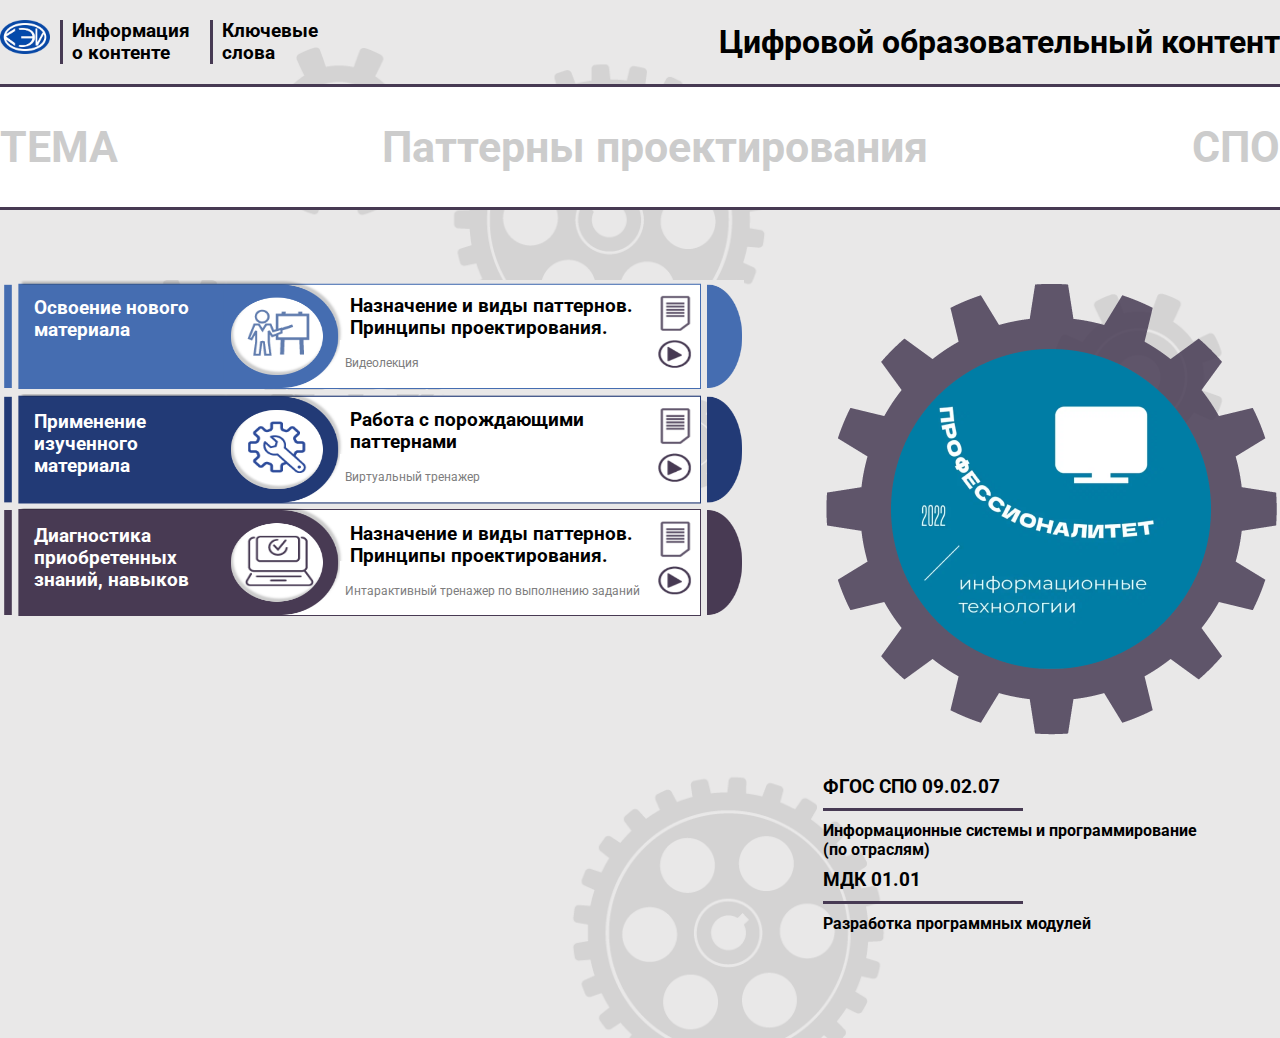
<file: index.html>
<!DOCTYPE html>
<html lang="en">
<head>
    <meta charset="UTF-8">
    <meta http-equiv="X-UA-Compatible" content="IE=edge">
    <meta name="viewport" content="width=device-width, initial-scale=1.0">
    <title>Site</title>
    <link rel="stylesheet" href="css/style.css">
    <link rel="preconnect" href="https://fonts.googleapis.com">
    <link rel="preconnect" href="https://fonts.gstatic.com" crossorigin>
    <link href="https://fonts.googleapis.com/css2?family=Roboto&display=swap" rel="stylesheet">
</head>
<body>
    <header>
        <div class="container">
            <div class="inner">
                <nav>
                    <img src="image/logo.png" width="50" height="34" alt="">
                    <a href="#openModal">
                        <h3>Информация<br> о контенте</h3>
                    </a>
                    <a href="#openModal1">
                        <h3>Ключевые<br> слова</h3>
                    </a>
                </nav>
                <h1>Цифровой образовательный контент</h1>
            </div>
        </div>
    </header>

    <div class="lines">
        <div class="container">
            <div class="inner lines__views">
                <h2>ТЕМА</h2>
                <h2>Паттерны проектирования</h2>
                <h2>СПО</h2>
            </div>
        </div>
    </div>

    <div class="dish">
        <div class="container">
            <div class="dish__inner">
                <div>
                    <div class="dish__block">
                        <div class="eurhgierug">
                          <a href="place.html">
                            <img src="image/1.png" width="744" height="110" alt="">
                          </a>
                          <img class="ghgwreg" width="70" height="52" src="image/icon/1.png" alt="">
                          <div class="ilehufrierg"></div>
                          <h3 class="iehrgie">Назначение и виды паттернов.<br>Принципы проектирования.</h3>
                          <h3 class="engoergegr">Освоение нового<br> материала</h3>
                          <p class="modals__text">Видеолекция</p>
                          <a class="modal__hg" href="#openModal2">

                          </a>
                        </div>
                        <div class="eurhgierug">
                          <a href="place2.html">
                            <img src="image/2.png" width="744" height="110" alt="">
                          </a>
                          <img class="ghgwreg" width="70" height="52" src="image/icon/2.png" alt="">
                          <div class="ilehufrierg"></div>
                          <h3 class="iehrgie">Работа с порождающими<br>паттернами</h3>
                          <h3 class="engoergegr">Применение<br> изученного<br> материала</h3>
                          <p class="modals__text">Виртуальный тренажер</p>
                          <a class="modal__hg" href="#openModal3">

                          </a>
                        </div>
                        <div class="eurhgierug">
                          <a href="place3.html">
                            <img src="image/3.png" width="744" height="110" alt="">
                          </a>
                          <img class="ghgwreg" width="70" height="52" src="image/icon/3.png" alt="">
                          <div class="ilehufrierg" style="top: 53px;"></div>
                          <h3 class="iehrgie">Назначение и виды паттернов.<br>Принципы проектирования.</h3>
                          <h3 class="engoergegr">Диагностика<br> приобретенных<br> знаний, навыков</h3>
                          <p class="modals__text">Интарактивный тренажер по выполнению заданий</p>
                          <a class="modal__hg" href="#openModal4">

                          </a>
                        </div>
                    </div>
                </div>
                <div>
                    <img src="image/set.png" alt="">
                    <div class="dish__text">
                        <h3>ФГОС СПО 09.02.07</h3>
                        <h4>Информационные системы и программирование (по отраслям)</h4>
                        <h3>МДК 01.01</h3>
                        <h4>Разработка программных модулей</h4>
                    </div>
                </div>
            </div>
        </div>
    </div>

    <div id="openModal" class="modal">
        <div class="modal-dialog">
          <div class="modal-content">
            <div class="modal-header">
                <a href="#close" title="Close" class="close">×</a>
              <h3 class="modal-title">ФГОС СПО:</h3>
            </div>
            <div class="modal-body">    
              <p>Федеральный государственный образовательный стандарт среднего профессионального образования по специальности 09.02.07 «Информационные системы и программирование»
                (утвержден приказом Минобрнауки России от 09.12.2016 №1547)</p>
            </div>
            <!--<h3 class="modal-title">ПООП Профессионалитета:</h3>
            <div class="modal-body">    
              <p>54.02.01 Дизайн (по остраслям) утвержденный приказом Министерства просвещения РФ от 23 ноября 2020 г. N 658 </p>
              </div>!-->
            <h3 class="modal-title">Профессиональный модуль:</h3>
            <div class="modal-body">    
                <p>ПМ.01 Разработка модулей программного обеспечения для компьютерных систем</p>
              </div>
              <h3 class="modal-title">МДК 01.01:</h3>
              <div class="modal-body">    
                <p>Разработка программных модулей</p>
              </div>
              <h3 class="modal-title">Раздел:</h3>
              <div class="modal-body">    
                <p>Разработка программных модулей</p>
              </div>
              <h3 class="modal-title">Тема:</h3>
              <div class="modal-body">    
                <p>Паттерны проектирования</p>
              </div>
          </div>
        </div>
      </div>

      <div id="openModal1" class="modal">
        <div class="modal-dialog">
          <div class="modal-content">
            <div class="modal-header">
                <a href="#close" title="Close" class="close">×</a>
              <h3 class="modal-title">Ключевые слова:</h3>
            </div>
            <div class="modal-body">    
              <table>
                <thead></thead>
                <tbody>
                    <tr>
                        <td>Паттерн проектирования</td>
                        <td>Наиболее часто встречаемое решение какой-либо проблемы при проектировании архитектуры программного обеспечения</td>
                    </tr>
                    <tr>
                        <td>Структурный паттерн проектирования </td>
                        <td>Определяет способ построения связей между объектами программного обеспечения</td>
                    </tr>

                    <tr>
                        <td>Порождающий паттерн проектирования</td>
                        <td>Описывает принцип создания объектов без внесения в исходный код лишних зависимостей</td>
                    </tr>

                    <tr>
                      <td>Поведенческий паттерн проектирования</td>
                      <td>Определяет способы обмена информацией между отдельными объектами программного обеспечения</td>
                  </tr>

                    <tr>
                        <td>Абстрактная фабрика </td>
                        <td>Паттерн предоставляет интерфейс для создания семейств взаимосвязанных объектов с определенными интерфейсами без указания конкретных типов данных объектов</td>
                    </tr>

                    <tr>
                      <td>Фабричный метод</td>
                      <td>Это паттерн, который определяет интерфейс для создания объектов некоторого класса, но непосредственное решение о том, объект какого класса создавать происходит в подклассах</td>
                  </tr>

                   <tr>
                        <td>Одиночка </td>
                        <td>Порождающий паттерн, который гарантирует, что для определенного класса будет создан только один объект, а также предоставит к этому объекту точку доступа</td>
                    </tr>
                    <tr>
                      <td>Наблюдатель </td>
                      <td>Представляет поведенческий шаблон проектирования, который использует отношение "один ко многим". В этом отношении есть один наблюдаемый объект и множество наблюдателей. И при изменении наблюдаемого объекта автоматически происходит оповещение всех наблюдателей.</td>
                  </tr>
                  <tr>
                    <td>Хранитель </td>
                    <td>Позволяет выносить внутреннее состояние объекта за его пределы для последующего возможного восстановления объекта без нарушения принципа инкапсуляции</td>
                </tr>
                <tr>
                  <td>Адаптер </td>
                  <td>Предназначен для преобразования интерфейса одного класса в интерфейс другого. Благодаря реализации данного паттерна мы можем использовать вместе классы с несовместимыми интерфейсами</td>
                </tr>
            
                </tbody>
              </table>
            </div>
          </div>
        </div>
      </div>

      <div id="openModal2" class="modal">
        <div class="modal-dialog">
          <div class="modal-content">
            <div class="modal-header">
                <a href="#close" title="Close" class="close">×</a>
              <h3 class="modal-title">Рекомендации для обучающегося (самостоятельная работа):</h3>
            </div>
            <div class="modal-body">  
              <p>Повторите ранее пройденный материал (МДК 01.01 Тема 1.3 Оптимизация работы программных модулей). <br>
                Ознакомьтесь с теоретическим материалом по новой теме. Просмотрите видеолекцию по теме «Паттерны проектирования»<br>
                Если в процессе изучения материала возникнут вопросы, запишите их для дальнейшего обсуждения с преподавателем и/или с группой обучающихся. <br>
                Обратите внимание на основные вопросы, подтверждающие взаимосвязь знаний и умений при изучении модуля: <br>
                  <ul>
                    <li>  Понятие паттерна проектирования 
                  <li>  Мировой опыт разработки программного обечпечения, основные способы решения тривиальных задач
                    <li>Классификация паттернов проектирования 
                      <li>Назначение порождающих паттернов 
                        <li>Назначение структурных паттернов 
                          <li>Назначение поведенческих паттернов </ul>
                <p>При необходимости прослушайте/просмотрите материал еще раз. 
                Возвращайтесь к наиболее сложным аспектам темы.
                <b>Соблюдайте здоровьесберегающий режим: чередуйте работу с электронными носителями с отдыхом и гимнастикой для глаз.</b>
                
              <hr style="margin: 25px 0px;">
              <h3 class="modal-title">Рекомендации для преподавателя:</h3>
              <p>
                Преподаватель должен 
                <ul>   
                <li>организовать просмотр видеолекции и последующую беседу по уточнению и конкретизации первичных знаний; <br>
                  <li> создать условия для освоения обучающимися знаний в форме интерактивной деятельности;<br>
                    <li> визуализировать подачу учебного материала с помощью иллюстраций, анимаций.<br>
                      <li> формировать у обучающихся мотивацию к усвоению нового материала, образованию как основному инструменту достижения личного и профессионального успеха;<br>
                        <li> осуществить постановку учебной проблемы: решение типичных проблем в разработке ПО посредством применения паттернов проектирования ;<br>
                          <li> организовать анализ изложенной учебной задачи по определению проблем разработки, выявлению недостатков кода: избыточности, запутанности;<br>
                            <li> познакомить обучающихся с методами определения необходимости применения паттернов проектирования;<br>
                              <li> показать взаимосвязь паттернов, значение, преимущества, недостатки их применения;<br>
                                <li>раскрыть роль, значение паттернов проектирования;<br>
                                  <li> продемонстрировать технологию процесса применения паттерна проектирования на конкретном примере;<br>
                                    <li>проиллюстрировать связь между теми или иными элементами учебного материала;<br>
                                      <li> содействовать установлению в сознании обучающихся устойчивых связей между накопленным и новым опытом познавательной деятельности;<br>
                                        <li>фиксировать предложенные обучающимися гипотезы, курировать их обсуждение.<br>
                </ul>
              </p>
            </div>
          </div>
        </div>
      </div>

      <div id="openModal3" class="modal">
        <div class="modal-dialog">
          <div class="modal-content">
            <div class="modal-header">
                <a href="#close" title="Close" class="close">×</a>
              <h3 class="modal-title">Рекомендации для обучающегося (самостоятельная работа):</h3>
            </div>
            <div class="modal-body">    
              <p>Повторите ранее пройденный материал (Назначение и виды паттернов. Принципы проектирования)
                  <ul>   
                <li>Запустите виртуальный тренажер по теме «Работа с порождающими паттернами»
                  <li>     В ходе практической работы выполните тренировочные задания, которые помогут освоить новый материал. 
                    <li>     В процессе интерактивного взаимодействия с тренажером познакомьтесь с названиями, назначением, внешним видом инструментов, оборудования, деталей, изделий, а также с правилами безопасной работы с ними.
                      <li>    Уделите особое внимание правильной организации рабочего места.
                        <li>    Детально изучите конкретный технологический процесс, последовательно выполняя трудовые действия и используя для этого соответствующие инструменты и материалы. 
                          <li>    Проведите практическую работу в IDE Visiual Studio 2022
                            <li>       Выполните тренировочные задания на проверку первичного освоения материала. 
                              <li>      При выполнении заданий обратите внимание на рекомендации преподавателя.
                                <li>     При возникновении ошибок возвращайтесь к повторному изучению теоретического материала.
                  </ul>

              <hr style="margin: 25px 0px;">
              <h3 class="modal-title">Рекомендации для преподавателя:</h3>
              <p>
                Преподаватель должен 
                <ul>  
                <li>организовать практическую, в т.ч. самостоятельную, деятельность обучающихся для отработки навыков решения определенных учебных заданий;
                  <li>обеспечить усвоение обучающимися знаний и способов действий на уровне применения их в разнообразных ситуациях;
                    <li>объяснить обучающимся порядок выполнения заданий;
                      <li>консультировать обучающихся по мере необходимости; 
                        <li>обеспечить в ходе выполнения тренировочных заданий повышение уровня осмысления изученного материала, глубины его понимания;
                          <li>обеспечить усвоение методики решения задач, экспериментального исследования в области разработки программных модулей;
                            <li>анализировать работу обучающихся в новых учебных ситуациях; 
                              <li>выявить недостатки в знаниях и способах действий обучающихся, установить причины выявленных недостатков; 
                                <li>использовать вопросы, требующие интеллектуальной активности, самостоятельной мыслительной деятельности;
                                  <li>привлекать обучающихся к дополнению и корректировке ответов, создавать условия для фронтальной и групповой работы;
                                    <li>активизировать познавательную инициативу обучающихся и формирование их профессиональной компетентности;
                                      <li>способствовать развитию логического мышления, памяти, внимательности, наблюдательности;
                                        <li>способствовать развитию умения правильно составлять план и пользоваться им, сопоставлять факты и события, сравнивать, анализировать, систематизировать материал и формулировать выводы, находить нужную информацию и использовать ее на практике.
                </ul>

              </p>
            </div>
          </div>
        </div>
      </div>

      <div id="openModal4" class="modal">
        <div class="modal-dialog">
          <div class="modal-content">
            <div class="modal-header">
                <a href="#close" title="Close" class="close">×</a>
                <h3 class="modal-title">Рекомендации для обучающегося (самостоятельная работа):</h3>
            </div>
            <div class="modal-body">    
              <p>Запустите интерактивный тренажер по теме «Назначение и виды паттернов. Принципы проектирования.»
                Обратите внимание на отсутствие подсказок и ограниченное число попыток. 
                Выполните тренировочные задания на проверку приобретенных знаний, умений и навыков:
                <ul>
                <li>интерактивное задание с выбором одного правильного ответа;
                  <li>интерактивное задание с выбором нескольких правильных ответов;
                    <li>интерактивное задание на установление соответствия;
                </ul>
                <p>Сформулируйте конечный результат своей работы.
                При возникновении ошибок возвращайтесь к повторному изучению теоретического материала.
              
              <hr style="margin: 25px 0px;">
              <h3 class="modal-title">Рекомендации для преподавателя:</h3>
              <p>
                Преподаватель должен:
                <ul>
                <li>обеспечить формирование у обучающихся умений самостоятельно применять знания в разнообразных ситуациях, в т.ч. при выполнении заданий разного уровня сложности;
                  <li>контролировать выполнение заданий;
                    <li>проверить степень усвоения знаний, умений при выполнении заданий разного уровня сложности;
                      <li>мотивировать обучающихся для получения максимального количества баллов и подтверждения профессиональной компетентности;
                        <li>отмечать степень вовлеченности обучающихся в работу;
                          <li>акцентировать внимание на итоговых результатах прохождения всей мини-игры;
                            <li>подготовить обучающихся к самооценке и рефлексии.
                </ul>
              </p>
            </div>
          </div>
        </div>
      </div>

</body>
</html>
</file>
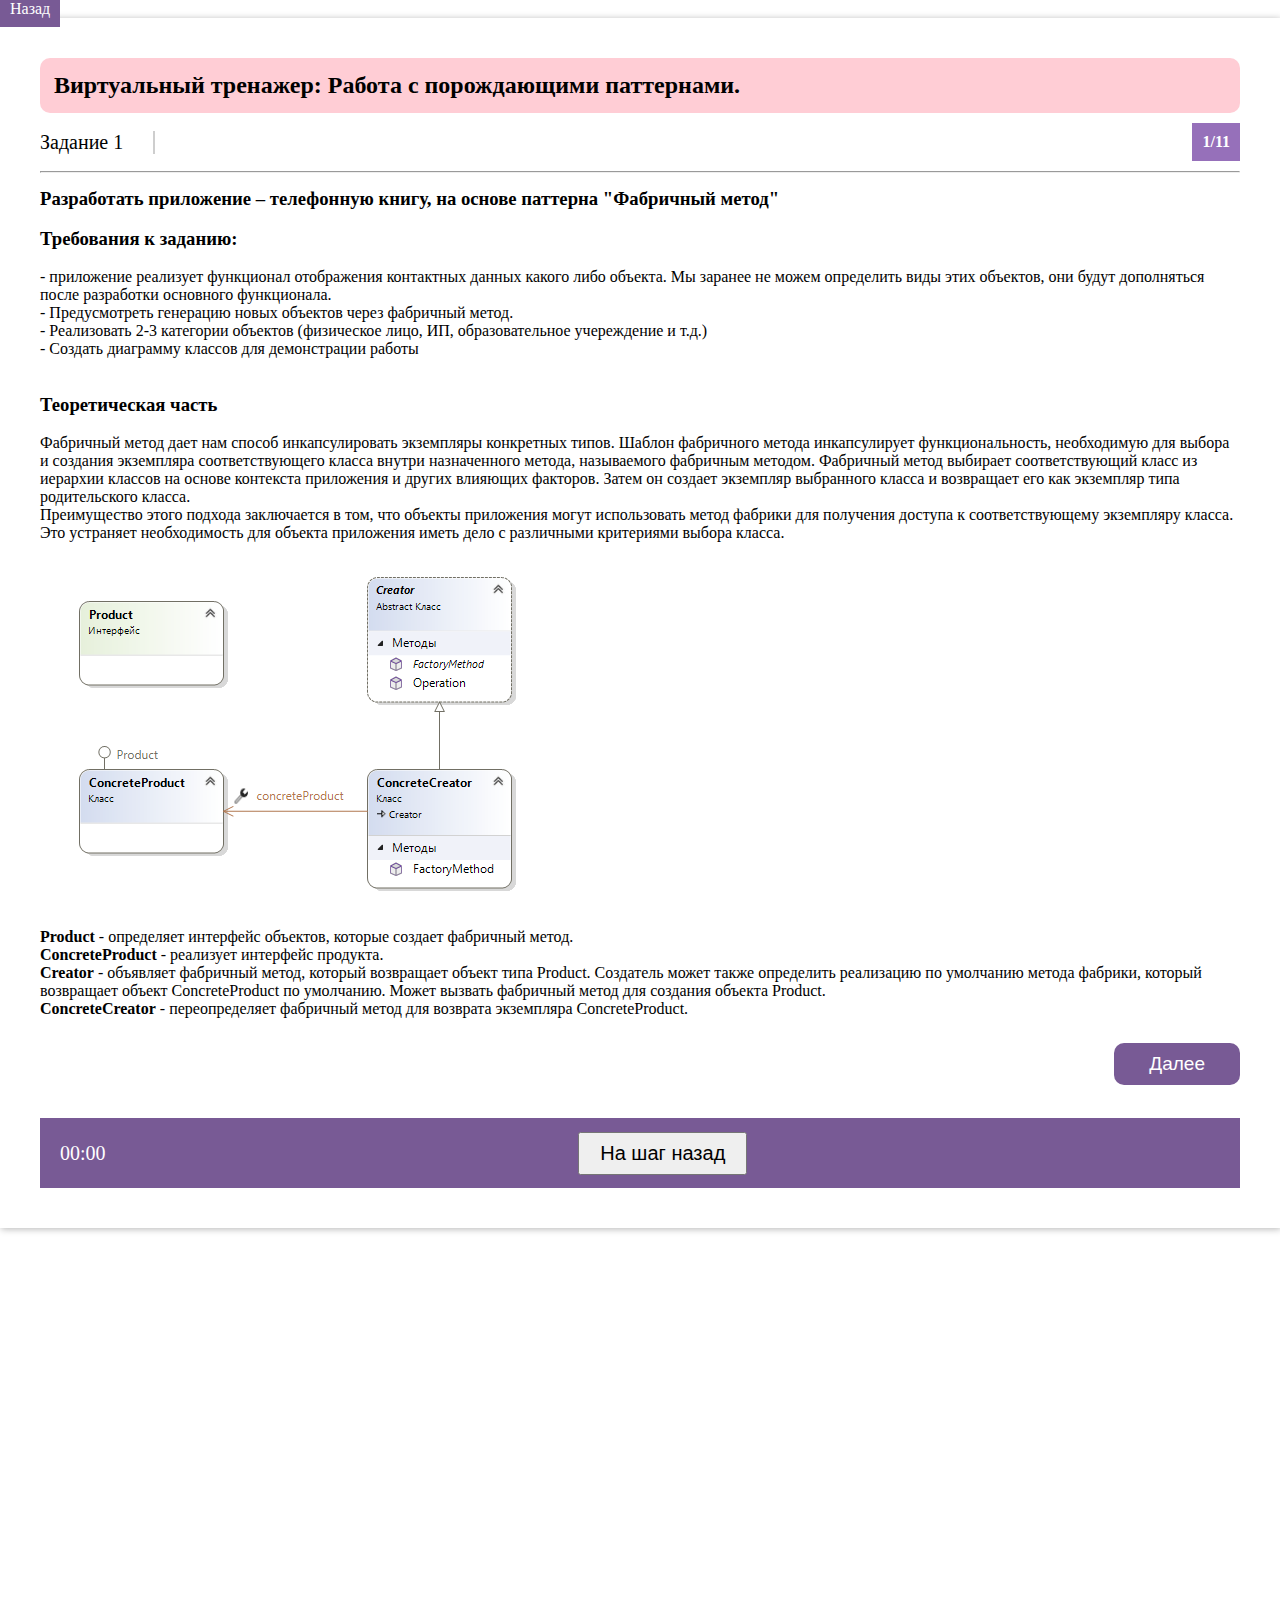
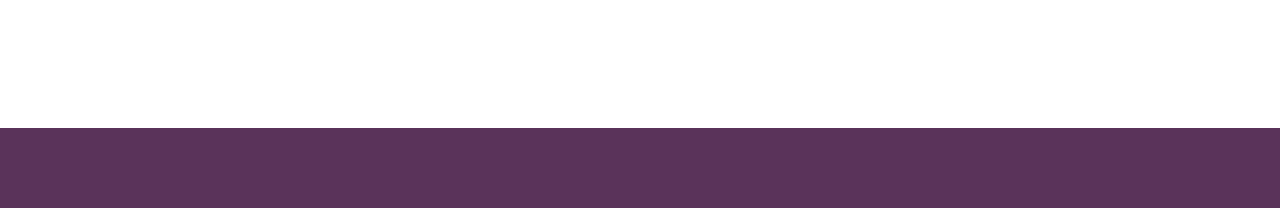
<file: place2.html>
<!DOCTYPE html>
<html lang="en">
<head>
    <meta charset="UTF-8">
    <meta http-equiv="X-UA-Compatible" content="IE=edge">
    <meta name="viewport" content="width=device-width, initial-scale=1.0">
    <title>Site</title>
    <link rel="stylesheet" href="css/place.css">
</head>
<body>
  <a href="index.html" class="back">Назад</a>
    <div class="container">
        <div class="block">
            <h2>Виртуальный тренажер: Работа с порождающими паттернами.</h2>
            <div class="place__header">
              <p>Задание 1</p>
                         
              <span>1/11</span>
            </div>
            <hr>
           <div class="place__body">
            <p><h3>Разработать приложение – телефонную книгу, на основе паттерна "Фабричный метод"  </h3></p>
<br>
            <p>
              <h3>Требования к заданию:</h3><br>
              - приложение реализует функционал отображения контактных данных какого либо объекта. Мы заранее не можем определить виды этих объектов, они будут дополняться после разработки основного функционала.<br>
              - Предусмотреть генерацию новых объектов через фабричный метод.<br>
              - Реализовать 2-3 категории объектов (физическое лицо, ИП, образовательное учереждение и т.д.)<br>
              - Создать диаграмму классов для демонстрации работы<br>
            </p>

            <br>
            <br>
            <h3>Теоретическая часть</h3><br>

            <p>Фабричный метод дает нам способ инкапсулировать экземпляры конкретных типов. Шаблон фабричного метода инкапсулирует функциональность, необходимую для выбора и создания экземпляра соответствующего класса внутри назначенного метода, называемого фабричным методом. Фабричный метод выбирает соответствующий класс из иерархии классов на основе контекста приложения и других влияющих факторов. Затем он создает экземпляр выбранного класса и возвращает его как экземпляр типа родительского класса.</p>

            <p>Преимущество этого подхода заключается в том, что объекты приложения могут использовать метод фабрики для получения доступа к соответствующему экземпляру класса. Это устраняет необходимость для объекта приложения иметь дело с различными критериями выбора класса.</p>

            <img src="image/data/diagram.PNG">

            <p>
              <strong>Product</strong> - определяет интерфейс объектов, которые создает фабричный метод.<br>
              <strong>ConcreteProduct</strong> - реализует интерфейс продукта.<br>
              <strong>Creator</strong> - объявляет фабричный метод, который возвращает объект типа Product. Создатель может также определить реализацию по умолчанию 
              метода фабрики, который возвращает объект ConcreteProduct по умолчанию. Может вызвать фабричный метод для создания объекта Product.<br>
              <strong>ConcreteCreator</strong> - переопределяет фабричный метод для возврата экземпляра ConcreteProduct.<br>
            </p>

            <div>

              </div>
           </div>
           <div class="">
            <button class="place__btn">Далее</button>
           </div>
           <div class="place__line">
              <div class="timer">00:00</div>
              <button class="place__back">На шаг назад</button>
              <div></div>
           </div>
        </div>
    </div>
    <div class="line">

    </div>

</body>
</html>
</file>
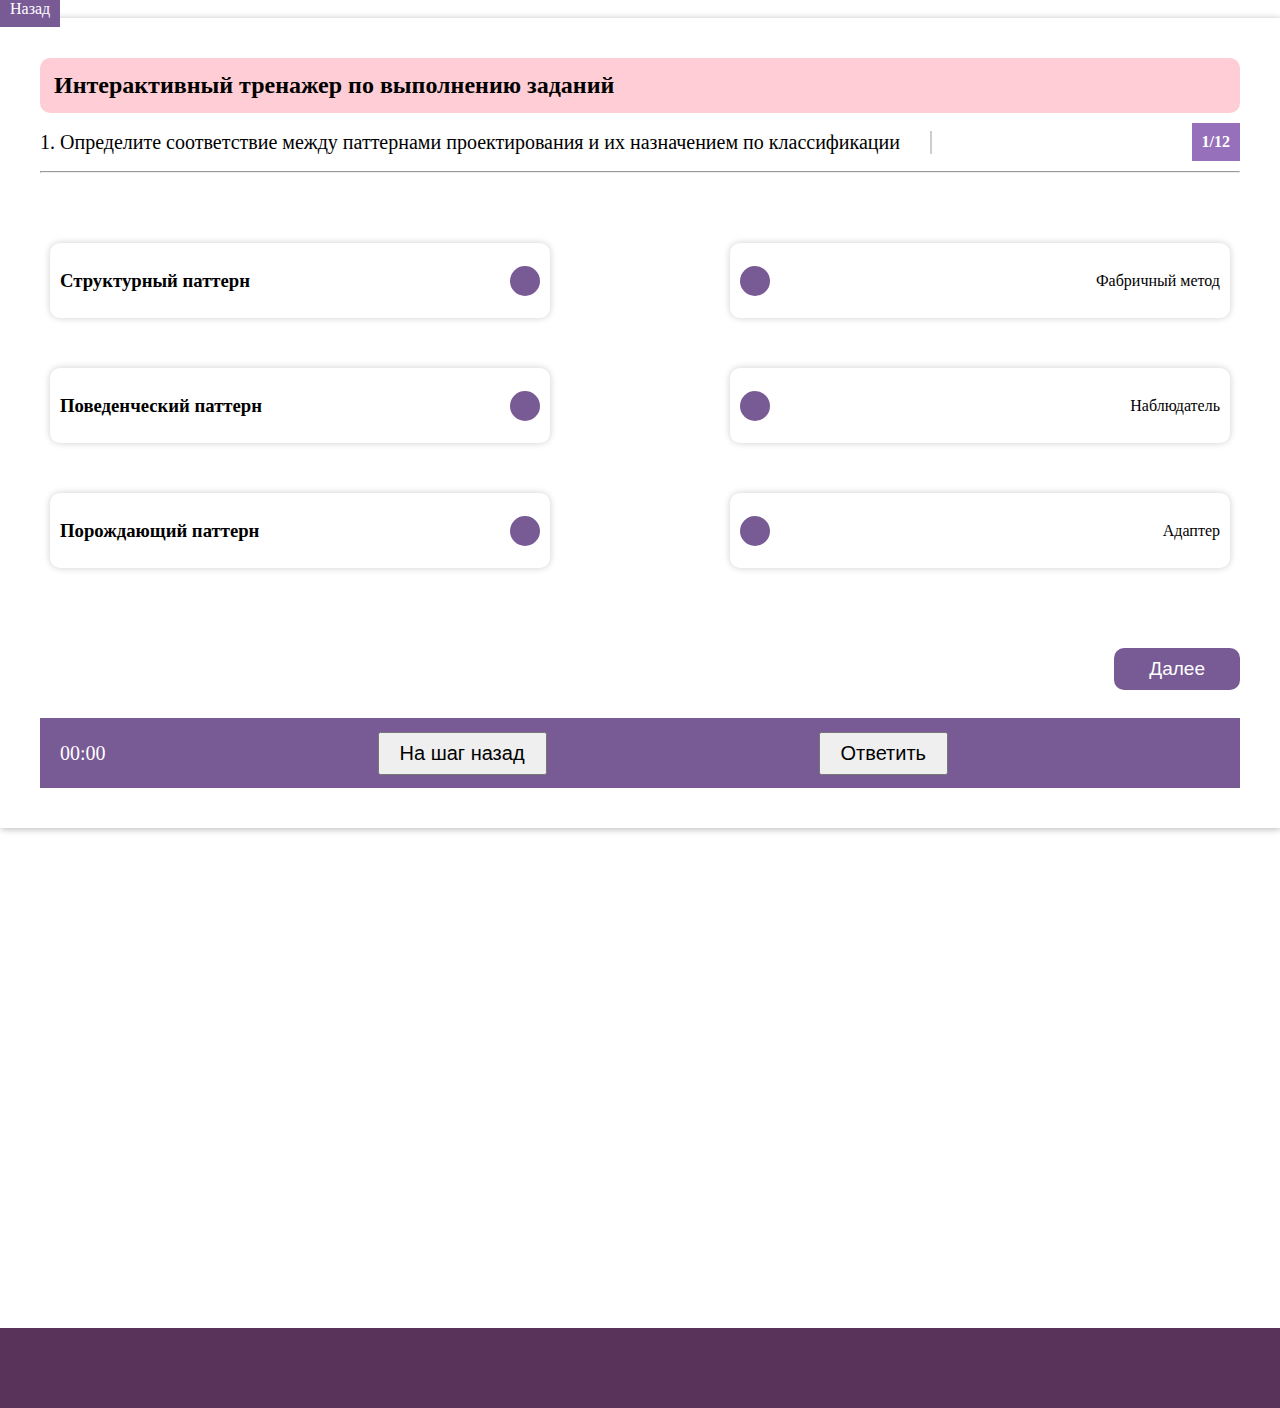
<file: place3.html>
<!DOCTYPE html>
<html lang="en">
<head>
    <meta charset="UTF-8">
    <meta http-equiv="X-UA-Compatible" content="IE=edge">
    <meta name="viewport" content="width=device-width, initial-scale=1.0">
    <title>Site</title>
    <link rel="stylesheet" href="css/place.css">
</head>
<body>
  <a href="index.html" class="back">Назад</a>
    <div class="container">
        <div class="block">
            <h2>Интерактивный тренажер по выполнению заданий</h2>
            <div class="place__header">
              <p>1. Определите соответствие между паттернами проектирования и их назначением по классификации</p>
              <span>1/12</span>
            </div>
            <hr>
           <div class="place__body">
             <div class="inner">
              <div class="place__circle">
                <div>
                  <h3>Структурный паттерн</h3>
                  <div class="pl__circle"></div>
                </div>
                <div>
                  <h3>Поведенческий паттерн</h3>
                  <div class="pl__circle"></div>
                </div>
                <div>
                  <h3>Порождающий паттерн</h3>
                  <div class="pl__circle"></div>
                </div>
              </div>
              <div class="place__circle">
                <div>
                  <div class="pl__circle"></div>
                  <p>Фабричный метод</p>
                </div>
                <div>
                  <div class="pl__circle"></div>
                  <p>Наблюдатель</p>
                </div>
                <div>
                  <div class="pl__circle"></div>
                  <p>Адаптер</p>
                </div>
              </div>
             </div>
           </div>
           <div>
            <button class="place__btn">Далее</button>
           </div>
           <div class="place__line">
              <div class="timer">00:00</div>
              <button class="place__back">На шаг назад</button>
              <button class="place__back">Ответить</button>
              <div></div>
           </div>
        </div>
    </div>
    <div class="line">

    </div>

</body>
</html>
</file>
<file: css/style.css>
* {
    padding: 0;
    margin: 0;
    box-sizing: border-box;
    font-family: 'Roboto', sans-serif;
}

body {
    background: url(../image/back.png);
    background-size: cover;
}

header {
    margin: 20px 0px;
}



.container {
    max-width: 1280px;
    margin: 0 auto;
}

.inner {
    display: flex;
    justify-content: space-between;
    align-items: center;
}

nav {
    display: flex;
}  

nav > a {
    border-left: 3px solid #473a53;
    padding-left: 9px;
    margin: 0px 10px;
    text-decoration: none;
    color: #000;
}

.lines {
    background: #fff;
    padding: 35px 0px;
    border-bottom: 3px solid #473a53;
    border-top: 3px solid #473a53;
}

.lines__views > h2 {
    color: #cccccc;
    font-size: 43px;
}

.lines__views > p {
    font-size: 27px;
    margin: 0px 15px;
}

.dish {
    margin: 70px 0px;
}

.dish__inner {
    display: flex;
    justify-content: space-between;
    align-items: flex-start;
}

.dish__text {
    margin: 35px 0px;
}

.dish__text > h3 {
    border-bottom: 3px solid #473a53;
    padding-bottom: 10px;
    width: 200px;
}

.dish__text > h4 {
    width: 400px;
    margin: 10px 0px;
}

.modal {
    position: fixed;
    top: 0;
    right: 0;
    bottom: 0;
    left: 0;
    background: rgba(0,0,0,0.5); /* цвет фона */
    z-index: 1050;
    opacity: 0; /* по умолчанию модальное окно прозрачно */
    -webkit-transition: opacity 200ms ease-in; 
    -moz-transition: opacity 200ms ease-in;
    transition: opacity 200ms ease-in; /* анимация перехода */
    pointer-events: none; /* элемент невидим для событий мыши */
    padding: 0;
    z-index: 9999999;
}

.modal:target {
    opacity: 1; /* делаем окно видимым */
	  pointer-events: auto; /* элемент видим для событий мыши */
    overflow-y: auto; /* добавляем прокрутку по y, когда элемент не помещается на страницу */
}

.modal1 {
    z-index: 9999999;
    position: fixed;
    top: 0;
    right: 0;
    bottom: 0;
    left: 0;
    background: rgba(0,0,0,0.5); /* цвет фона */
    z-index: 1050;
    opacity: 0; /* по умолчанию модальное окно прозрачно */
    -webkit-transition: opacity 200ms ease-in; 
    -moz-transition: opacity 200ms ease-in;
    transition: opacity 200ms ease-in; /* анимация перехода */
    pointer-events: none; /* элемент невидим для событий мыши */
    padding: 0;
}

.modal1:target {
    opacity: 1; /* делаем окно видимым */
	  pointer-events: auto; /* элемент видим для событий мыши */
    overflow-y: auto; /* добавляем прокрутку по y, когда элемент не помещается на страницу */
}

.modal-content {
    position: relative;
    display: -webkit-box;
    display: -webkit-flex;
    display: -ms-flexbox;
    display: flex;
    -webkit-box-orient: vertical;
    -webkit-box-direction: normal;
    -webkit-flex-direction: column;
    -ms-flex-direction: column;
    flex-direction: column;
    background-color: #fff;
    -webkit-background-clip: padding-box;
    background-clip: padding-box;
    border: 10px solid #785a95;
    border-radius: .3rem;
    outline: 0;
    max-width: 900px;
    margin: 0 auto;
    padding: 30px;
}

.modal-title {
    color: #9670ba;
    font-size: 44px;
    font-weight: 700;
    margin: 10px 0px;
}
/* свойства для кнопки "Закрыть" */
.close {
    float: right;
    font-family: sans-serif;
    font-size: 34px;
    font-weight: 700;
    line-height: 0.5;
    color: #fff;
    text-shadow: 0 1px 0 #fff;
    opacity: .5;
    text-decoration: none;
    background: #000;
    padding: 10px;
    border-radius: 40px;
    width: 40px;
    height: 40px;
}
/* свойства для кнопки "Закрыть" при нахождении её в фокусе или наведении */
.close:focus, .close:hover {
    color: #fff;
    text-decoration: none;
    cursor: pointer;
    opacity: .75;
}
/* свойства для блока, содержащего основное содержимое окна */
.modal-body > p {
    font-size: 28px;
}

td,th {
    border: 1px solid #000;
    padding: 10px;
    font-size: 29px;
}

.eurhgierug {
    position: relative;
}

.modal__hg {
    position: absolute;
    width: 50px;
    height: 50px;
    background: red;
    opacity: 0.0000001;
    top: 19px;
    right: 40px;
}

.modals__text {
    background: #fff;
    position: absolute;
    z-index: 9999;
    height: 20px;
    top: 76px;
    left: 345px;
    font-size: 12px;
    color: #7d7d7d;

}

.ilehufrierg {
    background: #fff;
    position: absolute;
    z-index: 9999;
    height: 35px;
    top: 60px;
    left: 340px;
    font-size: 12px;
    width: 300px;
}

.iehrgie {
    position: absolute;
    z-index: 9999;
    top: 15px;
    left: 350px;
}

.ghgwreg {
    position: absolute;
    top: 27px;
    left: 244px;
    z-index: 9999;
}

.engoergegr {
    position: absolute;
    top: 17px;
    left: 34px;
    z-index: 9999;
    color: #fff;
}
</file>
<file: css/place.css>
* {
    padding: 0;
    margin: 0;
    box-sizing: border-box;
}

.container {
    max-width: 1280px;
    margin: 0 auto;
}

.block {
    background: #fff;
    box-shadow: 1px 1px 7px #b5b5b5;
    padding: 40px;
}

.block > h2 {
    background: rgb(255, 205, 213);
    padding: 14px;
    border-radius: 10px;
}

.block > p {
    color: rgb(90, 51, 90);
    font-size: 20px;
    padding: 10px 0px;
    border-bottom: 3px solid rgb(90, 51, 90);
}

.inner {
    display: flex;
    justify-content: space-between;
    margin: 20px 0px;
}

.getter__block {
    text-align: center;
    width: 392px;
    border: 2px solid rgb(90, 51, 90);
    padding: 20px 30px;
    text-decoration: none;
}

.getter__block > p {
    font-size: 16px;
    color: rgb(90, 51, 90);
    font-weight: 700;
}

.views {
    margin: 0px 150px;
}

.line {
    width: 100%;
    height: 80px;
    background: rgb(90, 51, 90);
    margin-top: 500px;

}

.modal {
    position: fixed;
    top: 0;
    right: 0;
    bottom: 0;
    left: 0;
    background: rgba(0,0,0,0.5); /* цвет фона */
    z-index: 1050;
    opacity: 0; /* по умолчанию модальное окно прозрачно */
    -webkit-transition: opacity 200ms ease-in; 
    -moz-transition: opacity 200ms ease-in;
    transition: opacity 200ms ease-in; /* анимация перехода */
    pointer-events: none; /* элемент невидим для событий мыши */
    padding: 0;
    z-index: 9999999;
}

.modal:target {
    opacity: 1; /* делаем окно видимым */
	  pointer-events: auto; /* элемент видим для событий мыши */
    overflow-y: auto; /* добавляем прокрутку по y, когда элемент не помещается на страницу */
}

.modal1 {
    z-index: 9999999;
    position: fixed;
    top: 0;
    right: 0;
    bottom: 0;
    left: 0;
    background: rgba(0,0,0,0.5); /* цвет фона */
    z-index: 1050;
    opacity: 0; /* по умолчанию модальное окно прозрачно */
    -webkit-transition: opacity 200ms ease-in; 
    -moz-transition: opacity 200ms ease-in;
    transition: opacity 200ms ease-in; /* анимация перехода */
    pointer-events: none; /* элемент невидим для событий мыши */
    padding: 0;
}

.modal1:target {
    opacity: 1; /* делаем окно видимым */
	  pointer-events: auto; /* элемент видим для событий мыши */
    overflow-y: auto; /* добавляем прокрутку по y, когда элемент не помещается на страницу */
}

.modal-content {
    position: relative;
    display: -webkit-box;
    display: -webkit-flex;
    display: -ms-flexbox;
    display: flex;
    -webkit-box-orient: vertical;
    -webkit-box-direction: normal;
    -webkit-flex-direction: column;
    -ms-flex-direction: column;
    flex-direction: column;
    background-color: #fff;
    -webkit-background-clip: padding-box;
    background-clip: padding-box;
    border: 10px solid #785a95;
    border-radius: .3rem;
    outline: 0;
    max-width: 900px;
    margin: 0 auto;
    padding: 30px;
}

.modal-title {
    color: #9670ba;
    font-size: 44px;
    font-weight: 700;
    margin: 10px 0px;
}
/* свойства для кнопки "Закрыть" */
.close {
    float: right;
    font-family: sans-serif;
    font-size: 34px;
    font-weight: 700;
    line-height: 0.5;
    color: #fff;
    text-shadow: 0 1px 0 #fff;
    opacity: .5;
    text-decoration: none;
    background: #000;
    padding: 10px;
    border-radius: 40px;
    width: 40px;
    height: 40px;
}
/* свойства для кнопки "Закрыть" при нахождении её в фокусе или наведении */
.close:focus, .close:hover {
    color: #fff;
    text-decoration: none;
    cursor: pointer;
    opacity: .75;
}
/* свойства для блока, содержащего основное содержимое окна */
.modal-body > p {
    font-size: 28px;
}

.back {
    background: #785a95;
    color: #fff;
    padding: 10px;
    text-decoration: none;
}

.place__header {
    display: flex;
    justify-content: space-between;
    align-items: center;
    margin: 10px 0px;
}

.place__header > p {
    border-right: 2px solid #cecece;
    padding-right: 30px;
    font-size: 20px;
}

.place__header > span {
    background: #9670ba;
    color: #fff;
    padding: 10px;
    font-weight: 700;
}

.place__body {
    margin: 15px 0px;
}

.place__btn {
    border: 0px;
    color: #fff;
    padding: 10px 35px;
    background: #785a95;
    margin: 10px 0px;
    font-size: 19px;
    border-radius: 10px;
    float: right;
}

.place__line {
    background: #785a95;
    height: 70px;
    margin-top: 100px;
    display: flex;
    justify-content: space-between;
    align-items: center;
    padding: 0px 20px;
}

.timer {
    font-size: 20px;
    color: #fff;
}

.place__back {
    padding: 8px 20px;
    font-size: 20px;
    cursor: pointer;
}

.place__circle > div {
    box-shadow: 0px 0px 7px #cecece;
    width: 500px;
    height: 75px;
    margin: 50px 10px;
    border-radius: 10px;
    display: flex;
    justify-content: space-between;
    padding: 0px 10px;
    align-items: center;
}

.pl__circle {
    border-radius: 40px;
    width: 30px;
    height: 30px;
    background: #785a95;
}
</file>
